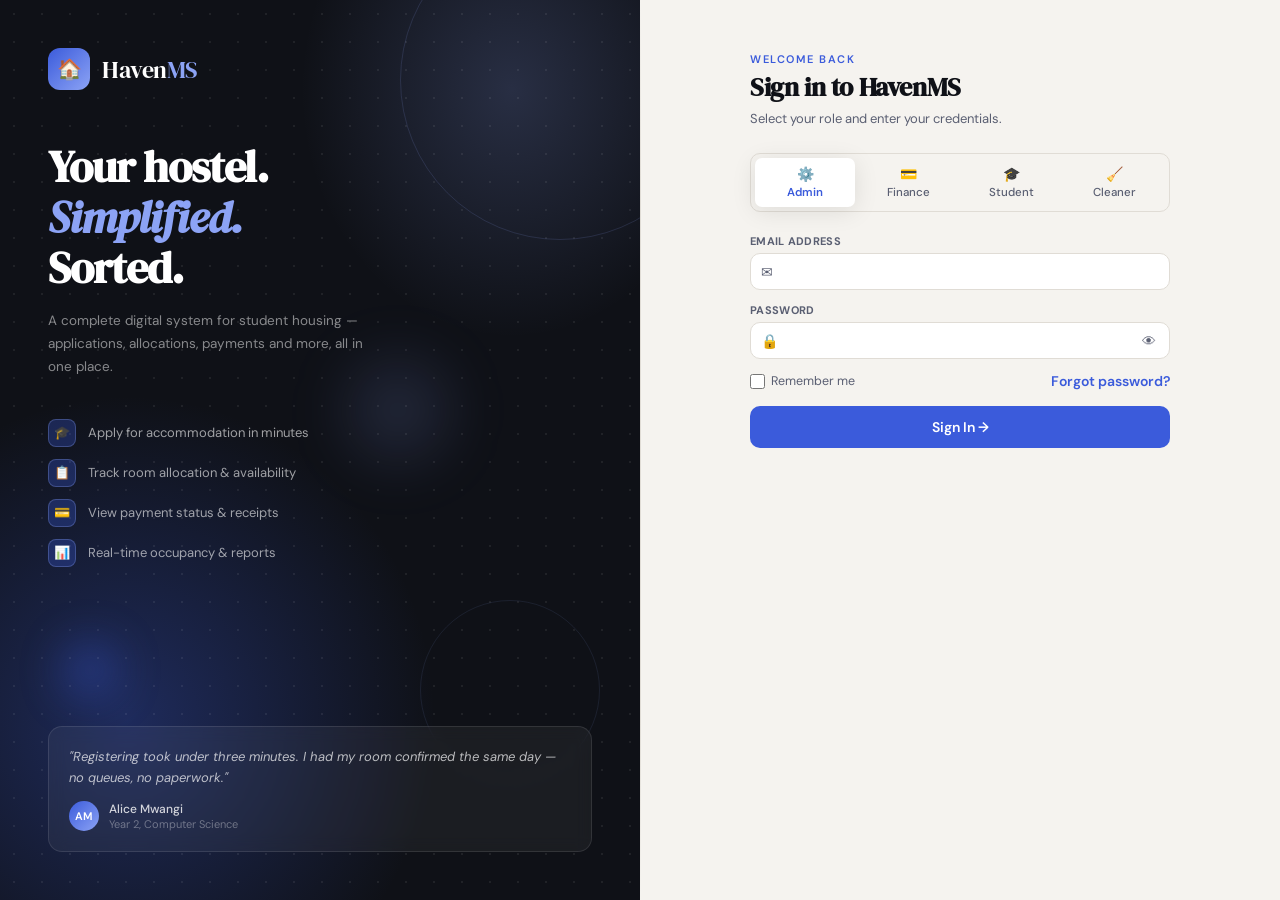
<file: index.html>
<!DOCTYPE html>
<html lang="en">
<head>
<meta charset="UTF-8">
<meta name="viewport" content="width=device-width, initial-scale=1.0">
<title>HavenMS — Sign In / Register</title>
<link href="https://fonts.googleapis.com/css2?family=DM+Serif+Display:ital@0;1&family=DM+Sans:opsz,wght@9..40,300;9..40,400;9..40,500;9..40,600&display=swap" rel="stylesheet">
<link rel="stylesheet" href="login.css">
</head>
<body>
<div class="auth-wrapper">

  <!-- ══ LEFT PANEL ══ -->
  <div class="left-panel">
    <div class="geo geo-1"></div><div class="geo geo-2"></div>
    <div class="geo geo-3"></div><div class="geo geo-4"></div>
    <div class="left-top">
      <div class="brand">
        <div class="brand-icon">🏠</div>
        <div class="brand-name">Haven<span>MS</span></div>
      </div>
      <div class="left-hero">
        <h1>Your hostel.<br><em>Simplified.</em><br>Sorted.</h1>
        <p>A complete digital system for student housing — applications, allocations, payments and more, all in one place.</p>
      </div>
      <div class="features">
        <div class="feature-item"><div class="feature-dot">🎓</div><span class="feature-text">Apply for accommodation in minutes</span></div>
        <div class="feature-item"><div class="feature-dot">📋</div><span class="feature-text">Track room allocation &amp; availability</span></div>
        <div class="feature-item"><div class="feature-dot">💳</div><span class="feature-text">View payment status &amp; receipts</span></div>
        <div class="feature-item"><div class="feature-dot">📊</div><span class="feature-text">Real-time occupancy &amp; reports</span></div>
      </div>
    </div>
    <div class="testimonial">
      <p>"Registering took under three minutes. I had my room confirmed the same day — no queues, no paperwork."</p>
      <div class="testimonial-author">
        <div class="t-avatar">AM</div>
        <div><div class="t-name">Alice Mwangi</div><div class="t-role">Year 2, Computer Science</div></div>
      </div>
    </div>
  </div>

  <!-- ══ RIGHT PANEL ══ -->
  <div class="right-panel">
    <div class="form-container">

      <!-- ════ SIGN IN ════ -->
      <div class="panel-sw active" id="panel-login">
        <div class="eyebrow">Welcome back</div>
        <h2 class="fh">Sign in to HavenMS</h2>
        <p class="fh-sub">Select your role and enter your credentials.</p>

        <div class="role-tabs">
          <button class="role-tab active" onclick="setRole('admin',this)"><span class="ti">⚙️</span>Admin</button>
          <button class="role-tab" onclick="setRole('finance',this)"><span class="ti">💳</span>Finance</button>
          <button class="role-tab" onclick="setRole('student',this)"><span class="ti">🎓</span>Student</button>
          <button class="role-tab" onclick="setRole('cleaner',this)"><span class="ti">🧹</span>Cleaner</button>
        </div>

        <div class="alert ae" id="login-alert"><span>⚠</span><span id="login-alert-msg"></span></div>

        <div class="fg"><label>Email Address</label>
          <div class="wrap"><span class="wi">✉</span><input type="email" id="l-email" placeholder=""></div>
          <span class="ferr" id="fe-l-email">Please enter a valid email.</span>
        </div>
        <div class="fg"><label>Password</label>
          <div class="wrap"><span class="wi">🔒</span><input type="password" id="l-pw" class="pw-f" placeholder="">
          <button class="pw-btn" onclick="togglePw('l-pw',this)" type="button">👁</button></div>
          <span class="ferr" id="fe-l-pw">Password is required.</span>
        </div>

        <div class="fm">
          <label class="rm"><input type="checkbox" id="remember"> Remember me</label>
          <span class="lk" onclick="go('forgot')">Forgot password?</span>
        </div>

        <button class="btn btn-p" id="btn-login" onclick="doLogin()">
          <span class="bt">Sign In →</span><div class="sp"></div>
        </button>

        <!-- FIX 6: These are now shown/hidden by setRole() -->
        <div class="sw" style="display:none" id="sw-student">New student? <span class="lk" onclick="go('sreg')">Create student account →</span></div>
        <div class="sw" style="display:none; margin-top:8px" id="sw-staff">Staff / Cleaner? <span class="lk" onclick="go('staffreg')">Register here →</span></div>
      </div>


      <!-- ════ STUDENT REGISTRATION ════ -->
      <div class="panel-sw" id="panel-sreg">

        <!-- Progress bar -->
        <div class="psteps">
          <div class="psi active" id="ps1"><div class="psd"><span>1</span></div><span class="psl-label">Personal</span></div>
          <div class="pline" id="pl1"></div>
          <div class="psi" id="ps2"><div class="psd"><span>2</span></div><span class="psl-label">Hostel</span></div>
          <div class="pline" id="pl2"></div>
          <div class="psi" id="ps3"><div class="psd"><span>3</span></div><span class="psl-label">Security</span></div>
        </div>

        <!-- ─ Step 1: Personal ─ -->
        <div id="ss1">
          <div class="eyebrow">Step 1 of 3 · Personal Information</div>
          <h2 class="fh">Tell us about yourself</h2>
          <p class="fh-sub">Fill in your personal details to create your student profile.</p>

          <div class="photo-up" onclick="document.getElementById('photo-in').click()">
            <div class="photo-prev" id="photo-prev"><span id="photo-ph">📷</span><img id="photo-img" alt=""></div>
            <div><div class="photo-lbl">Upload Profile Photo <span class="opt">Optional</span></div>
            <div class="photo-sub">Click to select · JPG or PNG · max 2MB</div></div>
          </div>
          <input type="file" id="photo-in" accept="image/*" style="display:none" onchange="handlePhoto(this)">

          <div class="fw">
            <div class="fg"><label>First Name *</label>
              <div class="wrap"><span class="wi">👤</span><input type="text" id="s-fn" placeholder=""></div>
              <span class="ferr" id="fe-s-fn">Required</span>
            </div>
            <div class="fg"><label>Last Name *</label>
              <div class="wrap"><span class="wi">👤</span><input type="text" id="s-ln" placeholder=""></div>
              <span class="ferr" id="fe-s-ln">Required</span>
            </div>
          </div>

          <div class="fw">
            <div class="fg"><label>Date of Birth *</label>
              <input type="date" id="s-dob">
              <span class="ferr" id="fe-s-dob">Required</span>
            </div>
            <div class="fg"><label>Gender *</label>
              <select id="s-gender">
                <option value="">Select...</option>
                <option>Male</option><option>Female</option><option>Prefer not to say</option>
              </select>
              <span class="ferr" id="fe-s-gender">Required</span>
            </div>
          </div>

          <div class="fg"><label>National ID / Passport No. *</label>
            <div class="wrap"><span class="wi">🪪</span><input type="text" id="s-nid" placeholder=""></div>
            <span class="ferr" id="fe-s-nid">Required</span>
          </div>

          <div class="fw">
            <div class="fg"><label>Phone Number *</label>
              <div class="wrap"><span class="wi">📞</span><input type="tel" id="s-ph" placeholder=""></div>
              <span class="ferr" id="fe-s-ph">Required</span>
            </div>
            <div class="fg"><label>Email Address *</label>
              <div class="wrap"><span class="wi">✉</span><input type="email" id="s-em" placeholder=""></div>
              <span class="ferr" id="fe-s-em">Valid email required</span>
            </div>
          </div>

          <div class="fw">
            <div class="fg"><label>Course / Programme *</label>
              <div class="wrap"><span class="wi">📚</span><input type="text" id="s-course" placeholder=""></div>
              <span class="ferr" id="fe-s-course">Required</span>
            </div>
            <div class="fg"><label>Year of Study *</label>
              <select id="s-year">
                <option value="">Select...</option>
                <option>Year 1</option><option>Year 2</option><option>Year 3</option><option>Year 4</option><option>Postgraduate</option>
              </select>
              <span class="ferr" id="fe-s-year">Required</span>
            </div>
          </div>

          <div class="fg"><label>Home County / Region <span class="opt">Optional</span></label>
            <div class="wrap"><span class="wi">📍</span><input type="text" id="s-county" placeholder=""></div>
          </div>

          <div class="sdiv"><span>Emergency Contact</span></div>

          <div class="fw">
            <div class="fg"><label>Guardian / Parent Name *</label>
              <div class="wrap"><span class="wi">👨‍👩‍👧</span><input type="text" id="s-gname" placeholder=""></div>
              <span class="ferr" id="fe-s-gname">Required</span>
            </div>
            <div class="fg"><label>Guardian Phone *</label>
              <div class="wrap"><span class="wi">📞</span><input type="tel" id="s-gph" placeholder=""></div>
              <span class="ferr" id="fe-s-gph">Required</span>
            </div>
          </div>

          <div class="fg"><label>Relationship to Guardian *</label>
            <select id="s-grel">
              <option value="">Select...</option>
              <option>Parent</option><option>Sibling</option><option>Relative</option><option>Guardian</option><option>Spouse</option>
            </select>
            <span class="ferr" id="fe-s-grel">Required</span>
          </div>

          <button class="btn btn-p" onclick="s1Next()"><span class="bt">Continue to Hostel Preferences →</span><div class="sp"></div></button>
          <div class="sw">Already registered? <span class="lk" onclick="go('login')">Sign in →</span></div>
        </div>

        <!-- ─ Step 2: Hostel Preference ─ -->
        <div id="ss2" style="display:none">
          <div class="eyebrow">Step 2 of 3 · Hostel Application</div>
          <h2 class="fh">Choose Your Hostel</h2>
          <p class="fh-sub">Select your preferred hostel and room preferences. Final allocation is by the administrator.</p>

          <div class="fg"><label>Preferred Hostel *</label>
            <div class="hc-grid" id="hc-grid">
              <div class="hc sel" onclick="selHostel(this,'H-001')" data-h="H-001">
                <div class="hci">🌅</div><div class="hcn">Sunrise House</div><div class="hct">Female · 60 rooms</div>
              </div>
              <div class="hc" onclick="selHostel(this,'H-002')" data-h="H-002">
                <div class="hci">🌳</div><div class="hcn">Oakwood Block</div><div class="hct">Male · 80 rooms</div>
              </div>
              <div class="hc" onclick="selHostel(this,'H-003')" data-h="H-003">
                <div class="hci">🤝</div><div class="hcn">Unity Hall</div><div class="hct">Mixed · 40 rooms</div>
              </div>
            </div>
            <span class="ferr" id="fe-s-hostel" style="margin-top:6px">Please select a hostel preference.</span>
          </div>

          <div class="fw" style="margin-top:14px">
            <div class="fg"><label>Room Type</label>
              <select id="s-rtype">
                <option value="">No preference</option>
                <option>Single occupancy</option><option>Double sharing</option><option>Triple sharing</option>
              </select>
            </div>
            <div class="fg"><label>Floor Preference</label>
              <select id="s-floor">
                <option value="">No preference</option>
                <option>Ground floor</option><option>1st floor</option><option>2nd floor</option><option>3rd floor+</option>
              </select>
            </div>
          </div>

          <div class="fg"><label>Intended Check-in Date <span class="opt">Optional</span></label>
            <input type="date" id="s-cdate" style="padding:9px 12px">
          </div>

          <div class="fg"><label>Special Requirements <span class="opt">Optional</span></label>
            <textarea id="s-special" placeholder="e.g. disability access, medical needs, dietary requirements, quiet room..."></textarea>
          </div>

          <div class="alert ai on" style="margin-bottom:16px"><span>ℹ</span><span>Room allocation is confirmed by the administrator after payment is verified.</span></div>

          <div class="btn-row">
            <button class="btn btn-g" onclick="goStep(1)"><span class="bt">← Back</span><div class="sp"></div></button>
            <button class="btn btn-p" onclick="s2Next()"><span class="bt">Continue to Security →</span><div class="sp"></div></button>
          </div>
        </div>

        <!-- ─ Step 3: Security ─ -->
        <div id="ss3" style="display:none">
          <div class="eyebrow">Step 3 of 3 · Account Security</div>
          <h2 class="fh">Set Your Password</h2>
          <p class="fh-sub">Create a strong password, review your details, and submit your application.</p>

          <div class="alert ae" id="al-s3"><span>⚠</span><span id="al-s3-msg"></span></div>

          <div class="fg"><label>Email (Sign-in Address) *</label>
            <div class="wrap"><span class="wi">✉</span><input type="email" id="s-em2" placeholder=""></div>
            <span class="ferr" id="fe-s-em2">Valid email required</span>
          </div>

          <div class="fg"><label>Password *</label>
            <div class="wrap"><span class="wi">🔒</span>
              <input type="password" id="s-pw" class="pw-f" placeholder="Min. 8 characters" oninput="chkStrength(this.value)">
              <button class="pw-btn" onclick="togglePw('s-pw',this)" type="button">👁</button>
            </div>
            <div class="sb" id="s-sb"><div class="sf" id="s-sf"></div></div>
            <div class="st" id="s-st"></div>
            <span class="ferr" id="fe-s-pw">Minimum 8 characters required</span>
          </div>

          <div class="fg"><label>Confirm Password *</label>
            <div class="wrap"><span class="wi">🔒</span>
              <input type="password" id="s-pw2" class="pw-f" placeholder="">
              <button class="pw-btn" onclick="togglePw('s-pw2',this)" type="button">👁</button>
            </div>
            <span class="ferr" id="fe-s-pw2">Passwords do not match</span>
          </div>

          <div class="sdiv"><span>Review Your Application</span></div>
          <div class="sum-card" id="reg-sum"></div>

          <div class="cbg" style="margin-top:12px">
            <input type="checkbox" id="s-terms">
            <label for="s-terms">I confirm all information is accurate and I agree to the HavenMS <span class="lk">Terms of Service</span> and <span class="lk">Privacy Policy</span>.</label>
          </div>

          <div class="btn-row">
            <button class="btn btn-g" onclick="goStep(2)"><span class="bt">← Back</span><div class="sp"></div></button>
            <button class="btn btn-p" id="btn-sreg" onclick="doSReg()"><span class="bt">Submit Application ✓</span><div class="sp"></div></button>
          </div>
        </div>

        <!-- ─ Success ─ -->
        <div id="ss-done" style="display:none">
          <div class="suc-block">
            <div class="suc-ring">✓</div>
            <h3>Application Submitted!</h3>
            <p>Your student account is created and your hostel application is <strong>pending review</strong> by the administrator.</p>
            <div class="sum-card" id="suc-sum"></div>
            <p style="margin-top:12px;font-size:13px;color:var(--ink-muted)">A confirmation will be sent to <strong id="suc-email"></strong> once your room is allocated.</p>
            <button class="btn btn-p" style="margin-top:24px" onclick="go('login')"><span class="bt">Go to Sign In →</span><div class="sp"></div></button>
          </div>
        </div>

      </div><!-- /panel-sreg -->


      <!-- ════ STAFF REGISTRATION ════ -->
      <div class="panel-sw" id="panel-staffreg">
        <div class="eyebrow">Staff Registration</div>
        <h2 class="fh">Create Staff Account</h2>
        <p class="fh-sub">Register as an administrator, finance officer, or cleaner.</p>

        <div class="alert ae" id="staff-alert"><span>⚠</span><span id="staff-alert-msg"></span></div>

        <div class="fg"><label>Role *</label>
          <select id="st-role">
            <option value="">Select your role...</option>
            <option value="admin">⚙️ Administrator</option>
            <option value="finance">💳 Finance Officer</option>
            <option value="cleaner">🧹 Cleaner</option>
          </select>
          <span class="ferr" id="fe-st-role">Please select a role</span>
        </div>

        <div class="fw">
          <div class="fg"><label>First Name *</label>
            <div class="wrap"><span class="wi">👤</span><input type="text" id="st-fn" placeholder="First name"></div>
            <span class="ferr" id="fe-st-fn">Required</span>
          </div>
          <div class="fg"><label>Last Name *</label>
            <div class="wrap"><span class="wi">👤</span><input type="text" id="st-ln" placeholder="Last name"></div>
            <span class="ferr" id="fe-st-ln">Required</span>
          </div>
        </div>

        <div class="fg"><label>Staff / Employee ID *</label>
          <div class="wrap"><span class="wi">🪪</span><input type="text" id="st-eid" placeholder="e.g. EMP-001"></div>
          <span class="ferr" id="fe-st-eid">Required</span>
        </div>

        <div class="fw">
          <div class="fg"><label>Email Address *</label>
            <div class="wrap"><span class="wi">✉</span><input type="email" id="st-em" placeholder="staff@uni.ac.ke"></div>
            <span class="ferr" id="fe-st-em">Valid email required</span>
          </div>
          <div class="fg"><label>Phone Number <span class="opt">Optional</span></label>
            <div class="wrap"><span class="wi">📞</span><input type="tel" id="st-ph" placeholder="+254 7xx xxx xxx"></div>
          </div>
        </div>

        <div class="fg"><label>Password *</label>
          <div class="wrap"><span class="wi">🔒</span>
            <input type="password" id="st-pw" class="pw-f" placeholder="Min. 8 characters">
            <button class="pw-btn" onclick="togglePw('st-pw',this)" type="button">👁</button>
          </div>
          <span class="ferr" id="fe-st-pw">Min. 8 characters required</span>
        </div>

        <div class="fg"><label>Confirm Password *</label>
          <div class="wrap"><span class="wi">🔒</span>
            <input type="password" id="st-pw2" class="pw-f" placeholder="Repeat password">
            <button class="pw-btn" onclick="togglePw('st-pw2',this)" type="button">👁</button>
          </div>
          <span class="ferr" id="fe-st-pw2">Passwords don't match</span>
        </div>

        <div class="cbg">
          <input type="checkbox" id="st-terms">
          <label for="st-terms">I agree to the <span class="lk">Terms of Service</span> and confirm I am an authorised staff member of this institution.</label>
        </div>

        <button class="btn btn-p" id="btn-staffreg" onclick="doStaffReg()">
          <span class="bt">Create Staff Account →</span><div class="sp"></div>
        </button>
        <div class="sw">Already registered? <span class="lk" onclick="go('login')">Sign in →</span></div>
        <div class="sw" style="margin-top:8px">Student? <span class="lk" onclick="go('sreg')">Register here →</span></div>
      </div>


      <!-- ════ FORGOT PASSWORD ════ -->
      <div class="panel-sw" id="panel-forgot">
        <div class="eyebrow">Password Reset</div>
        <h2 class="fh">Forgot your password?</h2>
        <p class="fh-sub">Enter your registered email to receive reset instructions.</p>
        <div class="alert as" id="forgot-ok"><span>✓</span><span>Reset link sent! Check your inbox.</span></div>
        <div class="fg"><label>Email Address</label>
          <div class="wrap"><span class="wi">✉</span><input type="email" id="f-em" placeholder="you@university.ac.ke"></div>
        </div>
        <button class="btn btn-p" onclick="doForgot()"><span class="bt">Send Reset Link →</span><div class="sp"></div></button>
        <div class="sw"><span class="lk" onclick="go('login')">← Back to Sign In</span></div>
      </div>

    </div><!-- /form-container -->
  </div><!-- /right-panel -->
</div><!-- /auth-wrapper -->

<div class="toast-wrap" id="toasts"></div>

<script>
  // FIX 1: Declare loginRole as a proper variable (was used but never declared)
  let loginRole = 'admin';

  // FIX 3: Define HOSTEL_NAMES map (was referenced but never defined)
  const HOSTEL_NAMES = {
    'H-001': 'Sunrise House',
    'H-002': 'Oakwood Block',
    'H-003': 'Unity Hall'
  };

  // FIX 2: Define ACCOUNTS array (was referenced but never declared).
  // NOTE: In a real app backed by PHP/DB you would remove the ACCOUNTS duplicate
  // check on the client entirely and rely on the server's unique-email constraint.
  // This client-side array only tracks accounts registered in the current session.
  const ACCOUNTS = [];

  let hostelPref = null;

// ── PANEL NAV ──
function go(name) {
  document.querySelectorAll('.panel-sw').forEach(p => p.classList.remove('active'));
  const el = document.getElementById('panel-' + name);
  if (el) { el.classList.add('active'); document.querySelector('.right-panel').scrollTop = 0; }
  clearErrs();
}

// ── LOGIN ──
// FIX 6: setRole now shows/hides the register links based on selected role
function setRole(role, el) {
  loginRole = role;
  document.querySelectorAll('.role-tab').forEach(t => t.classList.remove('active'));
  el.classList.add('active');

  const swStudent = document.getElementById('sw-student');
  const swStaff   = document.getElementById('sw-staff');
  if (swStudent) swStudent.style.display = role === 'student' ? 'block' : 'none';
  if (swStaff)   swStaff.style.display   = (role === 'admin' || role === 'finance' || role === 'cleaner') ? 'block' : 'none';
}

function doLogin() {
  clearErrs();

  const email = val('l-email');
  const password = val('l-pw');

  if (!email || !email.includes('@')) {
    showFerr('fe-l-email'); return;
  }
  if (!password) {
    showFerr('fe-l-pw'); return;
  }

  // FIX 7: Added .catch() for network errors
  fetch("login.php", {
    method: "POST",
    headers: {
      "Content-Type": "application/x-www-form-urlencoded"
    },
    body: `email=${encodeURIComponent(email)}&password=${encodeURIComponent(password)}&role=${encodeURIComponent(loginRole)}`
  })
  .then(res => res.json())
  .then(data => {
    if (data.status === "success") {
      sessionStorage.setItem("user", JSON.stringify(data.user));
      toast("Welcome " + data.user.name + " 👋");

  if (data.user.role === "student") {
        window.location.href = "StudentPortal.html";
      } else if (data.user.role === "admin") {
        window.location.href = "admin_dashboard.html";
      } else if (data.user.role === "finance") {
        window.location.href = "FinancePortal.html";
      } else if (data.user.role === "cleaner") {
        window.location.href = "Overview.html";
      }
    } else {
      showAlert('login-alert', 'login-alert-msg', data.message);
    }
  })
  .catch(() => {
    showAlert('login-alert', 'login-alert-msg', 'Network error. Please check your connection and try again.');
  });
}

// ── STUDENT REGISTRATION STEPS ──
let curStep = 1;
function goStep(n) {
  [1,2,3].forEach(i => { const el = document.getElementById('ss'+i); if(el) el.style.display = i===n?'block':'none'; });
  document.getElementById('ss-done').style.display='none';
  [1,2,3].forEach(i => {
    const ps = document.getElementById('ps'+i), pl = document.getElementById('pl'+i);
    if(ps){ps.classList.toggle('active',i===n); ps.classList.toggle('done',i<n);}
    if(pl) pl.classList.toggle('done',i<n);
  });
  curStep = n;
  document.querySelector('.right-panel').scrollTop = 0;
  clearErrs();
}

function s1Next() {
  let ok=true;
  if(!val('s-fn')){showFerr('fe-s-fn');markErr('s-fn');ok=false;}
  if(!val('s-ln')){showFerr('fe-s-ln');markErr('s-ln');ok=false;}
  if(!val('s-dob')){showFerr('fe-s-dob');markErr('s-dob');ok=false;}
  if(!val('s-gender')){showFerr('fe-s-gender');markErr('s-gender');ok=false;}
  if(!val('s-nid')){showFerr('fe-s-nid');markErr('s-nid');ok=false;}
  if(!val('s-ph')){showFerr('fe-s-ph');markErr('s-ph');ok=false;}
  if(!val('s-em')||!val('s-em').includes('@')){showFerr('fe-s-em');markErr('s-em');ok=false;}
  // FIX 4: Validate the fields that were missing from the original HTML
  if(!val('s-course')){showFerr('fe-s-course');markErr('s-course');ok=false;}
  if(!val('s-year')){showFerr('fe-s-year');markErr('s-year');ok=false;}
  if(!val('s-gname')){showFerr('fe-s-gname');markErr('s-gname');ok=false;}
  if(!val('s-gph')){showFerr('fe-s-gph');markErr('s-gph');ok=false;}
  if(!val('s-grel')){showFerr('fe-s-grel');markErr('s-grel');ok=false;}
  if(ok) goStep(2);
}

function s2Next() {
  if(!hostelPref){showFerr('fe-s-hostel');return;}
  gv('s-em2').value = val('s-em');
  buildSummary();
  goStep(3);
}

// FIX 5: Restructured doSReg so the success UI is shown inside the fetch .then(),
// not immediately after the fetch call (which is async and returns before completing).
function doSReg() {
  clearErrs();
  let ok=true;
  const em = val('s-em2'), pw = val('s-pw'), pw2 = val('s-pw2');
  if(!em||!em.includes('@')){showFerr('fe-s-em2');markErr('s-em2');ok=false;}
  if(pw.length<8){showFerr('fe-s-pw');markErr('s-pw');ok=false;}
  if(pw!==pw2){showFerr('fe-s-pw2');markErr('s-pw2');ok=false;}
  if(!document.getElementById('s-terms').checked){
    showAlert('al-s3','al-s3-msg','Please accept the Terms of Service to submit your application.');
    ok=false;
  }
  if(ACCOUNTS.find(a=>a.email===em)){
    showAlert('al-s3','al-s3-msg','An account with this email already exists. Please sign in instead.');
    ok=false;
  }
  if(!ok) return;

  withLoad('btn-sreg', () => {
    const name = val('s-fn') + ' ' + val('s-ln');

    // FIX 4 & 5: Corrected the fetch body (was broken across lines with whitespace),
    // used encodeURIComponent on all values, and moved the success UI into .then().
    const yearRaw = val('s-year').replace(/\D/g, '') || '1';

fetch("register_student.php", {
      method: "POST",
      headers: { "Content-Type": "application/x-www-form-urlencoded" },
      body: [
        `name=${encodeURIComponent(name)}`,
        `email=${encodeURIComponent(val('s-em'))}`,
        `password=${encodeURIComponent(val('s-pw'))}`,
        `course=${encodeURIComponent(val('s-course'))}`,
        `year=${encodeURIComponent(yearRaw)}`,
        `gender=${encodeURIComponent(val('s-gender'))}`,
        `phone=${encodeURIComponent(val('s-ph'))}`,
        `hostel=${encodeURIComponent(hostelPref)}`
      ].join('&')
    })
.then(res => res.text())
.then(text => {
  if (!text.trim().includes('success')) {
    showAlert('al-s3', 'al-s3-msg', text.trim());
    return;
  }
      // Success UI — now correctly inside the async callback
      ACCOUNTS.push({ email: em, role: 'student', name });

      document.getElementById('suc-email').textContent = em;
      document.getElementById('suc-sum').innerHTML = `
        <div class="sum-row"><span class="sum-k">Name</span><span class="sum-v">${name}</span></div>
        <div class="sum-row"><span class="sum-k">Course</span><span class="sum-v">${val('s-course')}, ${val('s-year')}</span></div>
        <div class="sum-row"><span class="sum-k">Hostel Applied</span><span class="sum-v">${HOSTEL_NAMES[hostelPref]}</span></div>
        <div class="sum-row"><span class="sum-k">Application Status</span><span class="sum-v" style="color:var(--warn)">⏳ Pending Review</span></div>`;

      [1,2,3].forEach(i=>{
        const ps=document.getElementById('ps'+i), pl=document.getElementById('pl'+i);
        if(ps){ps.classList.remove('active');ps.classList.add('done');}
        if(pl) pl.classList.add('done');
      });
      ['ss1','ss2','ss3'].forEach(id=>{const el=document.getElementById(id);if(el)el.style.display='none';});
      document.getElementById('ss-done').style.display='block';
      document.querySelector('.right-panel').scrollTop=0;
      toast('Account created for ' + val('s-fn') + '! 🎉');
    })
    .catch(() => {
      showAlert('al-s3','al-s3-msg','Network error. Please check your connection and try again.');
    });
  });
}

function selHostel(el, id) {
  document.querySelectorAll('.hc').forEach(c=>c.classList.remove('sel'));
  el.classList.add('sel');
  hostelPref = id;
  document.getElementById('fe-s-hostel').classList.remove('show');
}

function buildSummary() {
  document.getElementById('reg-sum').innerHTML = `
    <div class="sum-row"><span class="sum-k">Name</span><span class="sum-v">${val('s-fn')} ${val('s-ln')}</span></div>
    <div class="sum-row"><span class="sum-k">Course</span><span class="sum-v">${val('s-course')}</span></div>
    <div class="sum-row"><span class="sum-k">Year</span><span class="sum-v">${val('s-year')}</span></div>
    <div class="sum-row"><span class="sum-k">Gender</span><span class="sum-v">${val('s-gender')}</span></div>
    <div class="sum-row"><span class="sum-k">Hostel Preference</span><span class="sum-v">${HOSTEL_NAMES[hostelPref]||'—'}</span></div>
    <div class="sum-row"><span class="sum-k">Email</span><span class="sum-v">${val('s-em')}</span></div>`;
}

// ── STAFF REGISTRATION ──
function doStaffReg() {
  clearErrs();
  let ok=true;
  if(!val('st-role')){showFerr('fe-st-role');markErr('st-role');ok=false;}
  if(!val('st-fn')){showFerr('fe-st-fn');markErr('st-fn');ok=false;}
  if(!val('st-ln')){showFerr('fe-st-ln');markErr('st-ln');ok=false;}
  if(!val('st-eid')){showFerr('fe-st-eid');markErr('st-eid');ok=false;}
  if(!val('st-em')||!val('st-em').includes('@')){showFerr('fe-st-em');markErr('st-em');ok=false;}
  if(val('st-pw').length<8){showFerr('fe-st-pw');markErr('st-pw');ok=false;}
  if(val('st-pw')!==val('st-pw2')){showFerr('fe-st-pw2');markErr('st-pw2');ok=false;}
  if(!document.getElementById('st-terms').checked){showAlert('staff-alert','staff-alert-msg','Please accept the Terms of Service.');ok=false;}
  if(ACCOUNTS.find(a=>a.email===val('st-em'))){showAlert('staff-alert','staff-alert-msg','An account with this email already exists.');ok=false;}
  if(!ok) return;
  withLoad('btn-staffreg', () => {
    ACCOUNTS.push({email:val('st-em'),password:val('st-pw'),role:val('st-role'),name:val('st-fn')+' '+val('st-ln')});
    toast('Staff account created for ' + val('st-fn') + '! ✓');
    setTimeout(()=>go('login'),900);
  });
}

// ── FORGOT PASSWORD ──
function doStaffReg() {
  clearErrs();
  let ok=true;
  if(!val('st-role')){showFerr('fe-st-role');markErr('st-role');ok=false;}
  if(!val('st-fn')){showFerr('fe-st-fn');markErr('st-fn');ok=false;}
  if(!val('st-ln')){showFerr('fe-st-ln');markErr('st-ln');ok=false;}
  if(!val('st-eid')){showFerr('fe-st-eid');markErr('st-eid');ok=false;}
  if(!val('st-em')||!val('st-em').includes('@')){showFerr('fe-st-em');markErr('st-em');ok=false;}
  if(val('st-pw').length<8){showFerr('fe-st-pw');markErr('st-pw');ok=false;}
  if(val('st-pw')!==val('st-pw2')){showFerr('fe-st-pw2');markErr('st-pw2');ok=false;}
  if(!document.getElementById('st-terms').checked){showAlert('staff-alert','staff-alert-msg','Please accept the Terms of Service.');ok=false;}
  if(!ok) return;

  withLoad('btn-staffreg', () => {
    fetch("register_staff.php", {
      method: "POST",
      headers: { "Content-Type": "application/x-www-form-urlencoded" },
      body: [
        `role=${encodeURIComponent(val('st-role'))}`,
        `first_name=${encodeURIComponent(val('st-fn'))}`,
        `last_name=${encodeURIComponent(val('st-ln'))}`,
        `employee_id=${encodeURIComponent(val('st-eid'))}`,
        `email=${encodeURIComponent(val('st-em'))}`,
        `phone=${encodeURIComponent(val('st-ph'))}`,
        `password=${encodeURIComponent(val('st-pw'))}`
      ].join('&')
    })
    .then(res => res.text().then(text => ({ ok: res.ok, text: text.trim() })))
    .then(({ ok, text }) => {
      if (!ok || !text.includes('success')) {
        showAlert('staff-alert', 'staff-alert-msg', text || 'Failed to create staff account.');
        return;
      }

      ACCOUNTS.push({email:val('st-em'),role:val('st-role'),name:val('st-fn')+' '+val('st-ln')});
      toast('Staff account created for ' + val('st-fn') + '! ✓');
      ['st-fn','st-ln','st-eid','st-em','st-ph','st-pw','st-pw2'].forEach(id => { const el = gv(id); if (el) el.value = ''; });
      gv('st-role').value = '';
      gv('st-terms').checked = false;
      setTimeout(()=>go('login'),900);
    })
    .catch(() => {
      showAlert('staff-alert', 'staff-alert-msg', 'Network error. Please try again.');
    });
  });
}

function doForgot() {
  const em = val('f-em');
  if(!em.includes('@')){toast('Enter a valid email address.','error');return;}
  document.getElementById('forgot-ok').classList.add('on');
  toast('Password reset link sent to ' + em);
}

// ── PASSWORD STRENGTH ──
function chkStrength(v) {
  const bar=document.getElementById('s-sb'),fill=document.getElementById('s-sf'),txt=document.getElementById('s-st');
  bar.style.display=v.length?'block':'none';
  let sc=0;
  if(v.length>=8)sc++;if(/[A-Z]/.test(v))sc++;if(/[0-9]/.test(v))sc++;if(/[^A-Za-z0-9]/.test(v))sc++;
  const cfgs=[{w:'20%',c:'var(--danger)',l:'Very weak'},{w:'40%',c:'#e67700',l:'Weak'},{w:'65%',c:'#f59f00',l:'Fair'},{w:'85%',c:'var(--success)',l:'Strong'},{w:'100%',c:'#1a7431',l:'Very strong'}];
  const c=cfgs[sc]||cfgs[0];
  fill.style.width=c.w;fill.style.background=c.c;txt.textContent=c.l;txt.style.color=c.c;
}

// ── PHOTO UPLOAD ──
function handlePhoto(input) {
  const file = input.files[0];
  if(!file) return;
  const reader = new FileReader();
  reader.onload = e => {
    const img=document.getElementById('photo-img'),ph=document.getElementById('photo-ph');
    img.src=e.target.result;img.style.display='block';ph.style.display='none';
  };
  reader.readAsDataURL(file);
}

// ── UTILS ──
function gv(id){return document.getElementById(id);}
function val(id){const el=gv(id);return el?el.value.trim():'';}
function showFerr(id){const el=gv(id);if(el)el.classList.add('show');}
function markErr(id){const el=gv(id);if(el)el.classList.add('err');}
function showAlert(aId,mId,msg){const a=gv(aId),m=gv(mId);if(a)a.classList.add('on');if(m)m.textContent=msg;}
function clearErrs(){
  document.querySelectorAll('.ferr').forEach(e=>e.classList.remove('show'));
  document.querySelectorAll('input,select').forEach(i=>i.classList.remove('err'));
  document.querySelectorAll('.alert').forEach(a=>a.classList.remove('on'));
}
function togglePw(id,btn){const el=gv(id);if(!el)return;el.type=el.type==='password'?'text':'password';btn.textContent=el.type==='password'?'👁':'🙈';}
function withLoad(btnId,fn){const btn=gv(btnId);if(!btn){fn();return;}btn.classList.add('loading');setTimeout(()=>{btn.classList.remove('loading');fn();},900);}
function toast(msg,type='success'){const el=document.createElement('div');el.className='toast '+type;el.innerHTML=(type==='success'?'✓':'⚠')+' '+msg;gv('toasts').appendChild(el);setTimeout(()=>el.remove(),3600);}

// ── ENTER KEY ──
document.addEventListener('keydown',e=>{
  if(e.key!=='Enter')return;
  const active=document.querySelector('.panel-sw.active');
  if(!active)return;
  if(active.id==='panel-login')doLogin();
  else if(active.id==='panel-forgot')doForgot();
  else if(active.id==='panel-staffreg')doStaffReg();
  else if(active.id==='panel-sreg'){
    if(curStep===1)s1Next();
    else if(curStep===2)s2Next();
    else if(curStep===3)doSReg();
  }
});

// Default check-in date
const ci=gv('s-cdate');if(ci)ci.value=new Date().toISOString().split('T')[0];
</script>
</body>
</html>
</file>
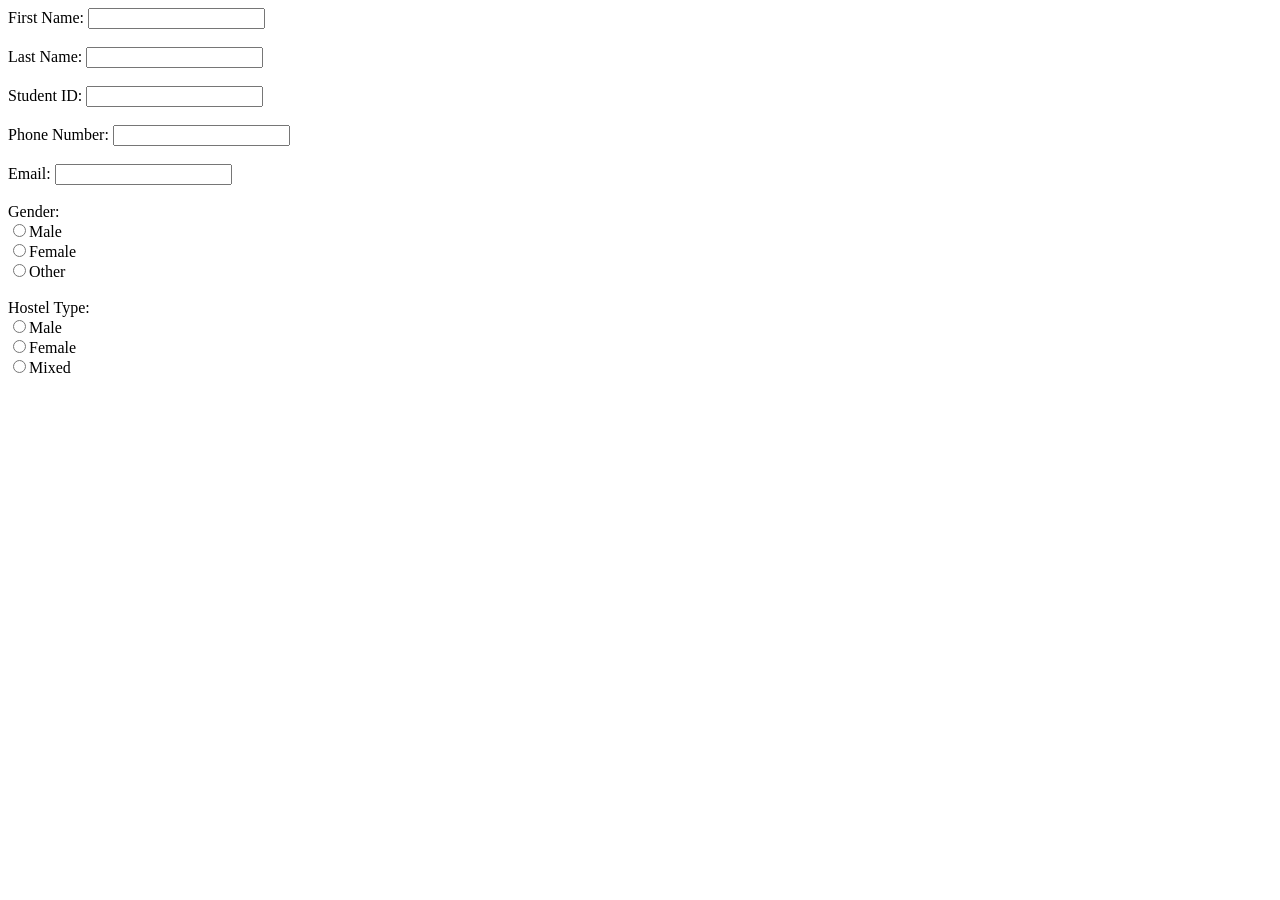
<file: frontEnd.html>
<!DOCTYPE html>
<htlm>
    <head>
        <title>Hostel Management System</title>
        </head>
    <body>
        <form>
            First Name: <input type = "text" name = "first_name">
            <br><br>
            Last Name: <input type = "text" name = "last_name">
            <br><br>
            Student ID: <input type = "text" name = "student_id">
            <br><br>
            Phone Number: <input type = "text" name = "phone_number">
            <br><br>
            Email: <input type = "text" name = "email">
            <br><br>
            Gender:
            <br>
            <input type = "radio" name = "gender" value = "Male">Male
            <br>
            <input type = "radio" name = "gender" value = "Female">Female
            <br>
            <input type = "radio" name = "gender" value = "Other">Other
            <br><br>
            Hostel Type:
            <br>
            <input type = "radio" name = "hostel" value = "Male">Male
            <br>
            <input type = "radio" name = "hostel" value = "Female">Female
            <br>
            <input type = "radio" name = "hostel" value = "Mixed">Mixed
            <br><br>

            </form>
        </body>
    </htlm>
</file>
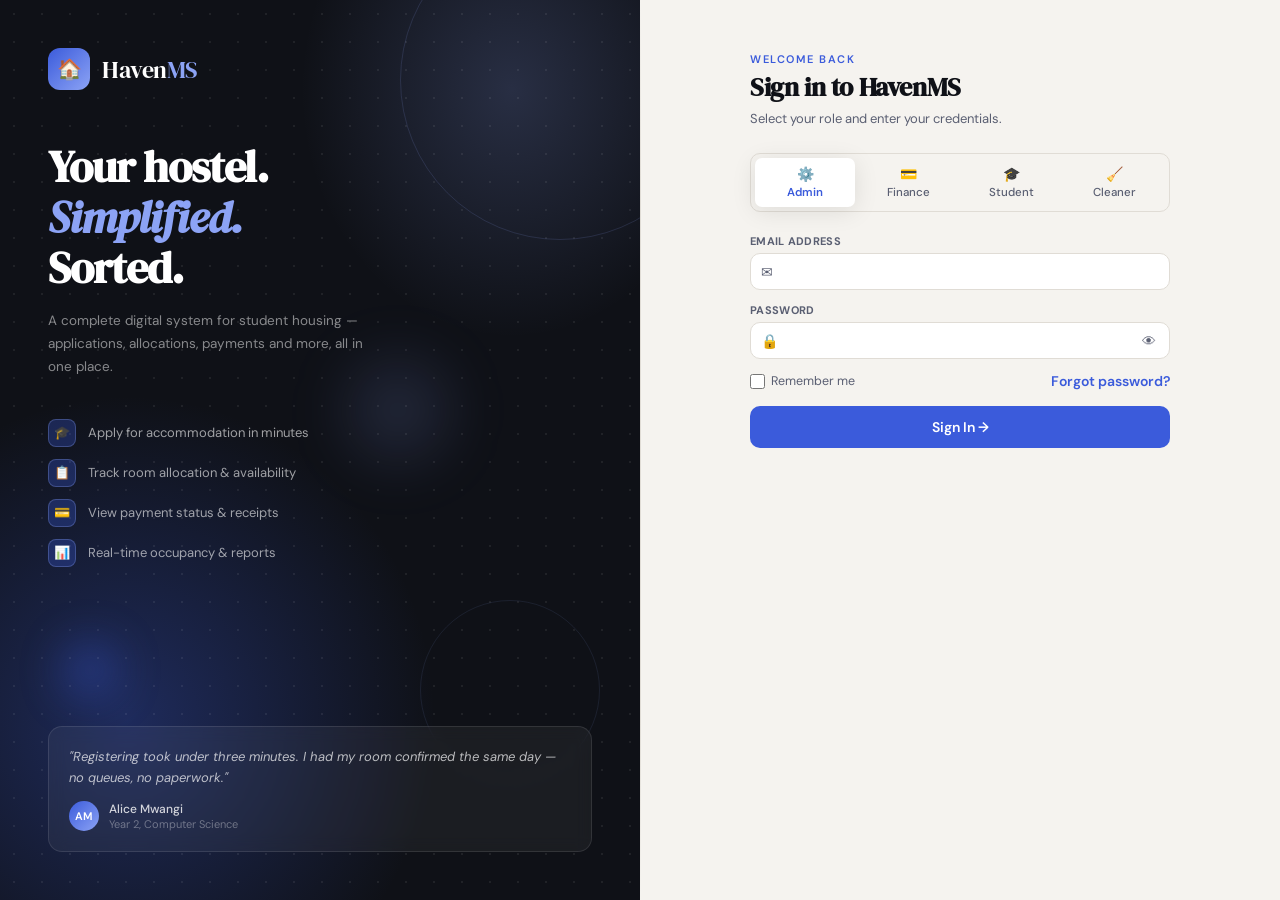
<file: test.html>
<!DOCTYPE html>
<html lang="en">
<head>
<meta charset="UTF-8">
<meta name="viewport" content="width=device-width, initial-scale=1.0">
<title>HavenMS — Sign In / Register</title>
<link href="https://fonts.googleapis.com/css2?family=DM+Serif+Display:ital@0;1&family=DM+Sans:opsz,wght@9..40,300;9..40,400;9..40,500;9..40,600&display=swap" rel="stylesheet">
<link rel="stylesheet" href="login.css">
</head>
<body>
<div class="auth-wrapper">

  <!-- ══ LEFT PANEL ══ -->
  <div class="left-panel">
    <div class="geo geo-1"></div><div class="geo geo-2"></div>
    <div class="geo geo-3"></div><div class="geo geo-4"></div>
    <div class="left-top">
      <div class="brand">
        <div class="brand-icon">🏠</div>
        <div class="brand-name">Haven<span>MS</span></div>
      </div>
      <div class="left-hero">
        <h1>Your hostel.<br><em>Simplified.</em><br>Sorted.</h1>
        <p>A complete digital system for student housing — applications, allocations, payments and more, all in one place.</p>
      </div>
      <div class="features">
        <div class="feature-item"><div class="feature-dot">🎓</div><span class="feature-text">Apply for accommodation in minutes</span></div>
        <div class="feature-item"><div class="feature-dot">📋</div><span class="feature-text">Track room allocation &amp; availability</span></div>
        <div class="feature-item"><div class="feature-dot">💳</div><span class="feature-text">View payment status &amp; receipts</span></div>
        <div class="feature-item"><div class="feature-dot">📊</div><span class="feature-text">Real-time occupancy &amp; reports</span></div>
      </div>
    </div>
    <div class="testimonial">
      <p>"Registering took under three minutes. I had my room confirmed the same day — no queues, no paperwork."</p>
      <div class="testimonial-author">
        <div class="t-avatar">AM</div>
        <div><div class="t-name">Alice Mwangi</div><div class="t-role">Year 2, Computer Science</div></div>
      </div>
    </div>
  </div>

  <!-- ══ RIGHT PANEL ══ -->
  <div class="right-panel">
    <div class="form-container">

      <!-- ════ SIGN IN ════ -->
      <div class="panel-sw active" id="panel-login">
        <div class="eyebrow">Welcome back</div>
        <h2 class="fh">Sign in to HavenMS</h2>
        <p class="fh-sub">Select your role and enter your credentials.</p>

        <div class="role-tabs">
          <button class="role-tab active" onclick="setRole('admin',this)"><span class="ti">⚙️</span>Admin</button>
          <button class="role-tab" onclick="setRole('finance',this)"><span class="ti">💳</span>Finance</button>
          <button class="role-tab" onclick="setRole('student',this)"><span class="ti">🎓</span>Student</button>
          <button class="role-tab" onclick="setRole('cleaner',this)"><span class="ti">🧹</span>Cleaner</button>
        </div>

        <div class="alert ae" id="login-alert"><span>⚠</span><span id="login-alert-msg"></span></div>

        <div class="fg"><label>Email Address</label>
          <div class="wrap"><span class="wi">✉</span><input type="email" id="l-email" placeholder=""></div>
          <span class="ferr" id="fe-l-email">Please enter a valid email.</span>
        </div>
        <div class="fg"><label>Password</label>
          <div class="wrap"><span class="wi">🔒</span><input type="password" id="l-pw" class="pw-f" placeholder="">
          <button class="pw-btn" onclick="togglePw('l-pw',this)" type="button">👁</button></div>
          <span class="ferr" id="fe-l-pw">Password is required.</span>
        </div>

        <div class="fm">
          <label class="rm"><input type="checkbox" id="remember"> Remember me</label>
          <span class="lk" onclick="go('forgot')">Forgot password?</span>
        </div>

        <button class="btn btn-p" id="btn-login" onclick="doLogin()">
          <span class="bt">Sign In →</span><div class="sp"></div>
        </button>

        <!-- FIX 6: These are now shown/hidden by setRole() -->
        <div class="sw" style="display:none" id="sw-student">New student? <span class="lk" onclick="go('sreg')">Create student account →</span></div>
        <div class="sw" style="display:none; margin-top:8px" id="sw-staff">Staff / Cleaner? <span class="lk" onclick="go('staffreg')">Register here →</span></div>
      </div>


      <!-- ════ STUDENT REGISTRATION ════ -->
      <div class="panel-sw" id="panel-sreg">

        <!-- Progress bar -->
        <div class="psteps">
          <div class="psi active" id="ps1"><div class="psd"><span>1</span></div><span class="psl-label">Personal</span></div>
          <div class="pline" id="pl1"></div>
          <div class="psi" id="ps2"><div class="psd"><span>2</span></div><span class="psl-label">Hostel</span></div>
          <div class="pline" id="pl2"></div>
          <div class="psi" id="ps3"><div class="psd"><span>3</span></div><span class="psl-label">Security</span></div>
        </div>

        <!-- ─ Step 1: Personal ─ -->
        <div id="ss1">
          <div class="eyebrow">Step 1 of 3 · Personal Information</div>
          <h2 class="fh">Tell us about yourself</h2>
          <p class="fh-sub">Fill in your personal details to create your student profile.</p>

          <div class="photo-up" onclick="document.getElementById('photo-in').click()">
            <div class="photo-prev" id="photo-prev"><span id="photo-ph">📷</span><img id="photo-img" alt=""></div>
            <div><div class="photo-lbl">Upload Profile Photo <span class="opt">Optional</span></div>
            <div class="photo-sub">Click to select · JPG or PNG · max 2MB</div></div>
          </div>
          <input type="file" id="photo-in" accept="image/*" style="display:none" onchange="handlePhoto(this)">

          <div class="fw">
            <div class="fg"><label>First Name *</label>
              <div class="wrap"><span class="wi">👤</span><input type="text" id="s-fn" placeholder=""></div>
              <span class="ferr" id="fe-s-fn">Required</span>
            </div>
            <div class="fg"><label>Last Name *</label>
              <div class="wrap"><span class="wi">👤</span><input type="text" id="s-ln" placeholder=""></div>
              <span class="ferr" id="fe-s-ln">Required</span>
            </div>
          </div>

          <div class="fw">
            <div class="fg"><label>Date of Birth *</label>
              <input type="date" id="s-dob">
              <span class="ferr" id="fe-s-dob">Required</span>
            </div>
            <div class="fg"><label>Gender *</label>
              <select id="s-gender">
                <option value="">Select...</option>
                <option>Male</option><option>Female</option><option>Prefer not to say</option>
              </select>
              <span class="ferr" id="fe-s-gender">Required</span>
            </div>
          </div>

          <div class="fg"><label>National ID / Passport No. *</label>
            <div class="wrap"><span class="wi">🪪</span><input type="text" id="s-nid" placeholder=""></div>
            <span class="ferr" id="fe-s-nid">Required</span>
          </div>

          <div class="fw">
            <div class="fg"><label>Phone Number *</label>
              <div class="wrap"><span class="wi">📞</span><input type="tel" id="s-ph" placeholder=""></div>
              <span class="ferr" id="fe-s-ph">Required</span>
            </div>
            <div class="fg"><label>Email Address *</label>
              <div class="wrap"><span class="wi">✉</span><input type="email" id="s-em" placeholder=""></div>
              <span class="ferr" id="fe-s-em">Valid email required</span>
            </div>
          </div>

          <div class="fg"><label>Student ID *</label>
            <div class="wrap"><span class="wi">🪪</span><input type="text" id="s-sid" placeholder=""></div>
            <span class="ferr" id="fe-s-sid">Required</span>
          </div>

          <div class="fw">
            <div class="fg"><label>Course / Programme *</label>
              <div class="wrap"><span class="wi">📚</span><input type="text" id="s-course" placeholder=""></div>
              <span class="ferr" id="fe-s-course">Required</span>
            </div>
            <div class="fg"><label>Year of Study *</label>
              <select id="s-year">
                <option value="">Select...</option>
                <option>Year 1</option><option>Year 2</option><option>Year 3</option><option>Year 4</option><option>Postgraduate</option>
              </select>
              <span class="ferr" id="fe-s-year">Required</span>
            </div>
          </div>

          <div class="fg"><label>Home County / Region <span class="opt">Optional</span></label>
            <div class="wrap"><span class="wi">📍</span><input type="text" id="s-county" placeholder=""></div>
          </div>

          <div class="sdiv"><span>Emergency Contact</span></div>

          <div class="fw">
            <div class="fg"><label>Guardian / Parent Name *</label>
              <div class="wrap"><span class="wi">👨‍👩‍👧</span><input type="text" id="s-gname" placeholder=""></div>
              <span class="ferr" id="fe-s-gname">Required</span>
            </div>
            <div class="fg"><label>Guardian Phone *</label>
              <div class="wrap"><span class="wi">📞</span><input type="tel" id="s-gph" placeholder=""></div>
              <span class="ferr" id="fe-s-gph">Required</span>
            </div>
          </div>

          <div class="fg"><label>Relationship to Guardian *</label>
            <select id="s-grel">
              <option value="">Select...</option>
              <option>Parent</option><option>Sibling</option><option>Relative</option><option>Guardian</option><option>Spouse</option>
            </select>
            <span class="ferr" id="fe-s-grel">Required</span>
          </div>

          <button class="btn btn-p" onclick="s1Next()"><span class="bt">Continue to Hostel Preferences →</span><div class="sp"></div></button>
          <div class="sw">Already registered? <span class="lk" onclick="go('login')">Sign in →</span></div>
        </div>

        <!-- ─ Step 2: Hostel Preference ─ -->
        <div id="ss2" style="display:none">
          <div class="eyebrow">Step 2 of 3 · Hostel Application</div>
          <h2 class="fh">Choose Your Hostel</h2>
          <p class="fh-sub">Select your preferred hostel and room preferences. Final allocation is by the administrator.</p>

          <div class="fg"><label>Preferred Hostel *</label>
            <div class="hc-grid" id="hc-grid">
              <div class="hc sel" onclick="selHostel(this,'H-001')" data-h="H-001">
                <div class="hci">🌅</div><div class="hcn">Sunrise House</div><div class="hct">Female · 60 rooms</div>
              </div>
              <div class="hc" onclick="selHostel(this,'H-002')" data-h="H-002">
                <div class="hci">🌳</div><div class="hcn">Oakwood Block</div><div class="hct">Male · 80 rooms</div>
              </div>
              <div class="hc" onclick="selHostel(this,'H-003')" data-h="H-003">
                <div class="hci">🤝</div><div class="hcn">Unity Hall</div><div class="hct">Mixed · 40 rooms</div>
              </div>
            </div>
            <span class="ferr" id="fe-s-hostel" style="margin-top:6px">Please select a hostel preference.</span>
          </div>

          <div class="fw" style="margin-top:14px">
            <div class="fg"><label>Room Type</label>
              <select id="s-rtype">
                <option value="">No preference</option>
                <option>Single occupancy</option><option>Double sharing</option><option>Triple sharing</option>
              </select>
            </div>
            <div class="fg"><label>Floor Preference</label>
              <select id="s-floor">
                <option value="">No preference</option>
                <option>Ground floor</option><option>1st floor</option><option>2nd floor</option><option>3rd floor+</option>
              </select>
            </div>
          </div>

          <div class="fg"><label>Intended Check-in Date <span class="opt">Optional</span></label>
            <input type="date" id="s-cdate" style="padding:9px 12px">
          </div>

          <div class="fg"><label>Special Requirements <span class="opt">Optional</span></label>
            <textarea id="s-special" placeholder="e.g. disability access, medical needs, dietary requirements, quiet room..."></textarea>
          </div>

          <div class="alert ai on" style="margin-bottom:16px"><span>ℹ</span><span>Room allocation is confirmed by the administrator after payment is verified.</span></div>

          <div class="btn-row">
            <button class="btn btn-g" onclick="goStep(1)"><span class="bt">← Back</span><div class="sp"></div></button>
            <button class="btn btn-p" onclick="s2Next()"><span class="bt">Continue to Security →</span><div class="sp"></div></button>
          </div>
        </div>

        <!-- ─ Step 3: Security ─ -->
        <div id="ss3" style="display:none">
          <div class="eyebrow">Step 3 of 3 · Account Security</div>
          <h2 class="fh">Set Your Password</h2>
          <p class="fh-sub">Create a strong password, review your details, and submit your application.</p>

          <div class="alert ae" id="al-s3"><span>⚠</span><span id="al-s3-msg"></span></div>

          <div class="fg"><label>Email (Sign-in Address) *</label>
            <div class="wrap"><span class="wi">✉</span><input type="email" id="s-em2" placeholder=""></div>
            <span class="ferr" id="fe-s-em2">Valid email required</span>
          </div>

          <div class="fg"><label>Password *</label>
            <div class="wrap"><span class="wi">🔒</span>
              <input type="password" id="s-pw" class="pw-f" placeholder="Min. 8 characters" oninput="chkStrength(this.value)">
              <button class="pw-btn" onclick="togglePw('s-pw',this)" type="button">👁</button>
            </div>
            <div class="sb" id="s-sb"><div class="sf" id="s-sf"></div></div>
            <div class="st" id="s-st"></div>
            <span class="ferr" id="fe-s-pw">Minimum 8 characters required</span>
          </div>

          <div class="fg"><label>Confirm Password *</label>
            <div class="wrap"><span class="wi">🔒</span>
              <input type="password" id="s-pw2" class="pw-f" placeholder="">
              <button class="pw-btn" onclick="togglePw('s-pw2',this)" type="button">👁</button>
            </div>
            <span class="ferr" id="fe-s-pw2">Passwords do not match</span>
          </div>

          <div class="sdiv"><span>Review Your Application</span></div>
          <div class="sum-card" id="reg-sum"></div>

          <div class="cbg" style="margin-top:12px">
            <input type="checkbox" id="s-terms">
            <label for="s-terms">I confirm all information is accurate and I agree to the HavenMS <span class="lk">Terms of Service</span> and <span class="lk">Privacy Policy</span>.</label>
          </div>

          <div class="btn-row">
            <button class="btn btn-g" onclick="goStep(2)"><span class="bt">← Back</span><div class="sp"></div></button>
            <button class="btn btn-p" id="btn-sreg" onclick="doSReg()"><span class="bt">Submit Application ✓</span><div class="sp"></div></button>
          </div>
        </div>

        <!-- ─ Success ─ -->
        <div id="ss-done" style="display:none">
          <div class="suc-block">
            <div class="suc-ring">✓</div>
            <h3>Application Submitted!</h3>
            <p>Your student account is created and your hostel application is <strong>pending review</strong> by the administrator.</p>
            <div class="sum-card" id="suc-sum"></div>
            <p style="margin-top:12px;font-size:13px;color:var(--ink-muted)">A confirmation will be sent to <strong id="suc-email"></strong> once your room is allocated.</p>
            <button class="btn btn-p" style="margin-top:24px" onclick="go('login')"><span class="bt">Go to Sign In →</span><div class="sp"></div></button>
          </div>
        </div>

      </div><!-- /panel-sreg -->


      <!-- ════ STAFF REGISTRATION ════ -->
      <div class="panel-sw" id="panel-staffreg">
        <div class="eyebrow">Staff Registration</div>
        <h2 class="fh">Create Staff Account</h2>
        <p class="fh-sub">Register as an administrator, finance officer, or cleaner.</p>

        <div class="alert ae" id="staff-alert"><span>⚠</span><span id="staff-alert-msg"></span></div>

        <div class="fg"><label>Role *</label>
          <select id="st-role">
            <option value="">Select your role...</option>
            <option value="admin">⚙️ Administrator</option>
            <option value="finance">💳 Finance Officer</option>
            <option value="cleaner">🧹 Cleaner</option>
          </select>
          <span class="ferr" id="fe-st-role">Please select a role</span>
        </div>

        <div class="fw">
          <div class="fg"><label>First Name *</label>
            <div class="wrap"><span class="wi">👤</span><input type="text" id="st-fn" placeholder="First name"></div>
            <span class="ferr" id="fe-st-fn">Required</span>
          </div>
          <div class="fg"><label>Last Name *</label>
            <div class="wrap"><span class="wi">👤</span><input type="text" id="st-ln" placeholder="Last name"></div>
            <span class="ferr" id="fe-st-ln">Required</span>
          </div>
        </div>

        <div class="fg"><label>Staff / Employee ID *</label>
          <div class="wrap"><span class="wi">🪪</span><input type="text" id="st-eid" placeholder="e.g. EMP-001"></div>
          <span class="ferr" id="fe-st-eid">Required</span>
        </div>

        <div class="fw">
          <div class="fg"><label>Email Address *</label>
            <div class="wrap"><span class="wi">✉</span><input type="email" id="st-em" placeholder="staff@uni.ac.ke"></div>
            <span class="ferr" id="fe-st-em">Valid email required</span>
          </div>
          <div class="fg"><label>Phone Number <span class="opt">Optional</span></label>
            <div class="wrap"><span class="wi">📞</span><input type="tel" id="st-ph" placeholder="+254 7xx xxx xxx"></div>
          </div>
        </div>

        <div class="fg"><label>Password *</label>
          <div class="wrap"><span class="wi">🔒</span>
            <input type="password" id="st-pw" class="pw-f" placeholder="Min. 8 characters">
            <button class="pw-btn" onclick="togglePw('st-pw',this)" type="button">👁</button>
          </div>
          <span class="ferr" id="fe-st-pw">Min. 8 characters required</span>
        </div>

        <div class="fg"><label>Confirm Password *</label>
          <div class="wrap"><span class="wi">🔒</span>
            <input type="password" id="st-pw2" class="pw-f" placeholder="Repeat password">
            <button class="pw-btn" onclick="togglePw('st-pw2',this)" type="button">👁</button>
          </div>
          <span class="ferr" id="fe-st-pw2">Passwords don't match</span>
        </div>

        <div class="cbg">
          <input type="checkbox" id="st-terms">
          <label for="st-terms">I agree to the <span class="lk">Terms of Service</span> and confirm I am an authorised staff member of this institution.</label>
        </div>

        <button class="btn btn-p" id="btn-staffreg" onclick="doStaffReg()">
          <span class="bt">Create Staff Account →</span><div class="sp"></div>
        </button>
        <div class="sw">Already registered? <span class="lk" onclick="go('login')">Sign in →</span></div>
        <div class="sw" style="margin-top:8px">Student? <span class="lk" onclick="go('sreg')">Register here →</span></div>
      </div>


      <!-- ════ FORGOT PASSWORD ════ -->
      <div class="panel-sw" id="panel-forgot">
        <div class="eyebrow">Password Reset</div>
        <h2 class="fh">Forgot your password?</h2>
        <p class="fh-sub">Enter your registered email to receive reset instructions.</p>
        <div class="alert as" id="forgot-ok"><span>✓</span><span>Reset link sent! Check your inbox.</span></div>
        <div class="fg"><label>Email Address</label>
          <div class="wrap"><span class="wi">✉</span><input type="email" id="f-em" placeholder="you@university.ac.ke"></div>
        </div>
        <button class="btn btn-p" onclick="doForgot()"><span class="bt">Send Reset Link →</span><div class="sp"></div></button>
        <div class="sw"><span class="lk" onclick="go('login')">← Back to Sign In</span></div>
      </div>

    </div><!-- /form-container -->
  </div><!-- /right-panel -->
</div><!-- /auth-wrapper -->

<div class="toast-wrap" id="toasts"></div>

<script>
  // FIX 1: Declare loginRole as a proper variable (was used but never declared)
  let loginRole = 'admin';

  // FIX 3: Define HOSTEL_NAMES map (was referenced but never defined)
  const HOSTEL_NAMES = {
    'H-001': 'Sunrise House',
    'H-002': 'Oakwood Block',
    'H-003': 'Unity Hall'
  };

  // FIX 2: Define ACCOUNTS array (was referenced but never declared).
  // NOTE: In a real app backed by PHP/DB you would remove the ACCOUNTS duplicate
  // check on the client entirely and rely on the server's unique-email constraint.
  // This client-side array only tracks accounts registered in the current session.
  const ACCOUNTS = [];

  let hostelPref = null;

// ── PANEL NAV ──
function go(name) {
  document.querySelectorAll('.panel-sw').forEach(p => p.classList.remove('active'));
  const el = document.getElementById('panel-' + name);
  if (el) { el.classList.add('active'); document.querySelector('.right-panel').scrollTop = 0; }
  clearErrs();
}

// ── LOGIN ──
// FIX 6: setRole now shows/hides the register links based on selected role
function setRole(role, el) {
  loginRole = role;
  document.querySelectorAll('.role-tab').forEach(t => t.classList.remove('active'));
  el.classList.add('active');

  const swStudent = document.getElementById('sw-student');
  const swStaff   = document.getElementById('sw-staff');
  if (swStudent) swStudent.style.display = role === 'student' ? 'block' : 'none';
  if (swStaff)   swStaff.style.display   = (role === 'admin' || role === 'finance' || role === 'cleaner') ? 'block' : 'none';
}

function doLogin() {
  clearErrs();

  const email = val('l-email');
  const password = val('l-pw');

  if (!email || !email.includes('@')) {
    showFerr('fe-l-email'); return;
  }
  if (!password) {
    showFerr('fe-l-pw'); return;
  }

  // FIX 7: Added .catch() for network errors
  fetch("login.php", {
    method: "POST",
    headers: {
      "Content-Type": "application/x-www-form-urlencoded"
    },
    body: `email=${encodeURIComponent(email)}&password=${encodeURIComponent(password)}&role=${encodeURIComponent(loginRole)}`
  })
  .then(res => res.json())
  .then(data => {
    if (data.status === "success") {
      sessionStorage.setItem("user", JSON.stringify(data.user));
      toast("Welcome " + data.user.name + " 👋");

      if (data.user.role === "student") {
        window.location.href = "StudentPortal.html";
      } else if (data.user.role === "admin") {
        window.location.href = "admin_dashboard.html";
      } else if (data.user.role === "finance") {
        window.location.href = "FinancePortal.html";
      } else if (data.user.role === "cleaner") {
        window.location.href = "Overview.html";
      }
    } else {
      showAlert('login-alert', 'login-alert-msg', data.message);
    }
  })
  .catch(() => {
    showAlert('login-alert', 'login-alert-msg', 'Network error. Please check your connection and try again.');
  });
}

// ── STUDENT REGISTRATION STEPS ──
let curStep = 1;
function goStep(n) {
  [1,2,3].forEach(i => { const el = document.getElementById('ss'+i); if(el) el.style.display = i===n?'block':'none'; });
  document.getElementById('ss-done').style.display='none';
  [1,2,3].forEach(i => {
    const ps = document.getElementById('ps'+i), pl = document.getElementById('pl'+i);
    if(ps){ps.classList.toggle('active',i===n); ps.classList.toggle('done',i<n);}
    if(pl) pl.classList.toggle('done',i<n);
  });
  curStep = n;
  document.querySelector('.right-panel').scrollTop = 0;
  clearErrs();
}

function s1Next() {
  let ok=true;
  if(!val('s-fn')){showFerr('fe-s-fn');markErr('s-fn');ok=false;}
  if(!val('s-ln')){showFerr('fe-s-ln');markErr('s-ln');ok=false;}
  if(!val('s-dob')){showFerr('fe-s-dob');markErr('s-dob');ok=false;}
  if(!val('s-gender')){showFerr('fe-s-gender');markErr('s-gender');ok=false;}
  if(!val('s-nid')){showFerr('fe-s-nid');markErr('s-nid');ok=false;}
  if(!val('s-ph')){showFerr('fe-s-ph');markErr('s-ph');ok=false;}
  if(!val('s-em')||!val('s-em').includes('@')){showFerr('fe-s-em');markErr('s-em');ok=false;}
  // FIX 4: Validate the fields that were missing from the original HTML
  if(!val('s-sid')){showFerr('fe-s-sid');markErr('s-sid');ok=false;}
  if(!val('s-course')){showFerr('fe-s-course');markErr('s-course');ok=false;}
  if(!val('s-year')){showFerr('fe-s-year');markErr('s-year');ok=false;}
  if(!val('s-gname')){showFerr('fe-s-gname');markErr('s-gname');ok=false;}
  if(!val('s-gph')){showFerr('fe-s-gph');markErr('s-gph');ok=false;}
  if(!val('s-grel')){showFerr('fe-s-grel');markErr('s-grel');ok=false;}
  if(ok) goStep(2);
}

function s2Next() {
  if(!hostelPref){showFerr('fe-s-hostel');return;}
  gv('s-em2').value = val('s-em');
  buildSummary();
  goStep(3);
}

// FIX 5: Restructured doSReg so the success UI is shown inside the fetch .then(),
// not immediately after the fetch call (which is async and returns before completing).
function doSReg() {
  clearErrs();
  let ok=true;
  const em = val('s-em2'), pw = val('s-pw'), pw2 = val('s-pw2');
  if(!em||!em.includes('@')){showFerr('fe-s-em2');markErr('s-em2');ok=false;}
  if(pw.length<8){showFerr('fe-s-pw');markErr('s-pw');ok=false;}
  if(pw!==pw2){showFerr('fe-s-pw2');markErr('s-pw2');ok=false;}
  if(!document.getElementById('s-terms').checked){
    showAlert('al-s3','al-s3-msg','Please accept the Terms of Service to submit your application.');
    ok=false;
  }
  if(ACCOUNTS.find(a=>a.email===em)){
    showAlert('al-s3','al-s3-msg','An account with this email already exists. Please sign in instead.');
    ok=false;
  }
  if(!ok) return;

  withLoad('btn-sreg', () => {
    const name = val('s-fn') + ' ' + val('s-ln');

    // FIX 4 & 5: Corrected the fetch body (was broken across lines with whitespace),
    // used encodeURIComponent on all values, and moved the success UI into .then().
    fetch("register_student.php", {
      method: "POST",
      headers: { "Content-Type": "application/x-www-form-urlencoded" },
      body: [
        `name=${encodeURIComponent(name)}`,
        `email=${encodeURIComponent(val('s-em'))}`,
        `password=${encodeURIComponent(val('s-pw'))}`,
        `student_id=${encodeURIComponent(val('s-sid'))}`,
        `course=${encodeURIComponent(val('s-course'))}`,
        `year=${encodeURIComponent(val('s-year'))}`,
        `gender=${encodeURIComponent(val('s-gender'))}`,
        `hostel=${encodeURIComponent(hostelPref)}`
      ].join('&')
    })
    .then(res => res.text())
    .then(() => {
      // Success UI — now correctly inside the async callback
      ACCOUNTS.push({ email: em, role: 'student', name });

      document.getElementById('suc-email').textContent = em;
      document.getElementById('suc-sum').innerHTML = `
        <div class="sum-row"><span class="sum-k">Name</span><span class="sum-v">${name}</span></div>
        <div class="sum-row"><span class="sum-k">Student ID</span><span class="sum-v">${val('s-sid')}</span></div>
        <div class="sum-row"><span class="sum-k">Course</span><span class="sum-v">${val('s-course')}, ${val('s-year')}</span></div>
        <div class="sum-row"><span class="sum-k">Hostel Applied</span><span class="sum-v">${HOSTEL_NAMES[hostelPref]}</span></div>
        <div class="sum-row"><span class="sum-k">Application Status</span><span class="sum-v" style="color:var(--warn)">⏳ Pending Review</span></div>`;

      [1,2,3].forEach(i=>{
        const ps=document.getElementById('ps'+i), pl=document.getElementById('pl'+i);
        if(ps){ps.classList.remove('active');ps.classList.add('done');}
        if(pl) pl.classList.add('done');
      });
      ['ss1','ss2','ss3'].forEach(id=>{const el=document.getElementById(id);if(el)el.style.display='none';});
      document.getElementById('ss-done').style.display='block';
      document.querySelector('.right-panel').scrollTop=0;
      toast('Account created for ' + val('s-fn') + '! 🎉');
    })
    .catch(() => {
      showAlert('al-s3','al-s3-msg','Network error. Please check your connection and try again.');
    });
  });
}

function selHostel(el, id) {
  document.querySelectorAll('.hc').forEach(c=>c.classList.remove('sel'));
  el.classList.add('sel');
  hostelPref = id;
  document.getElementById('fe-s-hostel').classList.remove('show');
}

function buildSummary() {
  document.getElementById('reg-sum').innerHTML = `
    <div class="sum-row"><span class="sum-k">Name</span><span class="sum-v">${val('s-fn')} ${val('s-ln')}</span></div>
    <div class="sum-row"><span class="sum-k">Student ID</span><span class="sum-v">${val('s-sid')}</span></div>
    <div class="sum-row"><span class="sum-k">Course</span><span class="sum-v">${val('s-course')}</span></div>
    <div class="sum-row"><span class="sum-k">Year</span><span class="sum-v">${val('s-year')}</span></div>
    <div class="sum-row"><span class="sum-k">Gender</span><span class="sum-v">${val('s-gender')}</span></div>
    <div class="sum-row"><span class="sum-k">Hostel Preference</span><span class="sum-v">${HOSTEL_NAMES[hostelPref]||'—'}</span></div>
    <div class="sum-row"><span class="sum-k">Email</span><span class="sum-v">${val('s-em')}</span></div>`;
}

// ── STAFF REGISTRATION ──
function doStaffReg() {
  clearErrs();
  let ok=true;
  if(!val('st-role')){showFerr('fe-st-role');markErr('st-role');ok=false;}
  if(!val('st-fn')){showFerr('fe-st-fn');markErr('st-fn');ok=false;}
  if(!val('st-ln')){showFerr('fe-st-ln');markErr('st-ln');ok=false;}
  if(!val('st-eid')){showFerr('fe-st-eid');markErr('st-eid');ok=false;}
  if(!val('st-em')||!val('st-em').includes('@')){showFerr('fe-st-em');markErr('st-em');ok=false;}
  if(val('st-pw').length<8){showFerr('fe-st-pw');markErr('st-pw');ok=false;}
  if(val('st-pw')!==val('st-pw2')){showFerr('fe-st-pw2');markErr('st-pw2');ok=false;}
  if(!document.getElementById('st-terms').checked){showAlert('staff-alert','staff-alert-msg','Please accept the Terms of Service.');ok=false;}
  if(ACCOUNTS.find(a=>a.email===val('st-em'))){showAlert('staff-alert','staff-alert-msg','An account with this email already exists.');ok=false;}
  if(!ok) return;
  withLoad('btn-staffreg', () => {
    ACCOUNTS.push({email:val('st-em'),password:val('st-pw'),role:val('st-role'),name:val('st-fn')+' '+val('st-ln')});
    toast('Staff account created for ' + val('st-fn') + '! ✓');
    setTimeout(()=>go('login'),900);
  });
}

// ── FORGOT PASSWORD ──
function doForgot() {
  const em = val('f-em');
  if(!em.includes('@')){toast('Enter a valid email address.','error');return;}
  document.getElementById('forgot-ok').classList.add('on');
  toast('Password reset link sent to ' + em);
}

// ── PASSWORD STRENGTH ──
function chkStrength(v) {
  const bar=document.getElementById('s-sb'),fill=document.getElementById('s-sf'),txt=document.getElementById('s-st');
  bar.style.display=v.length?'block':'none';
  let sc=0;
  if(v.length>=8)sc++;if(/[A-Z]/.test(v))sc++;if(/[0-9]/.test(v))sc++;if(/[^A-Za-z0-9]/.test(v))sc++;
  const cfgs=[{w:'20%',c:'var(--danger)',l:'Very weak'},{w:'40%',c:'#e67700',l:'Weak'},{w:'65%',c:'#f59f00',l:'Fair'},{w:'85%',c:'var(--success)',l:'Strong'},{w:'100%',c:'#1a7431',l:'Very strong'}];
  const c=cfgs[sc]||cfgs[0];
  fill.style.width=c.w;fill.style.background=c.c;txt.textContent=c.l;txt.style.color=c.c;
}

// ── PHOTO UPLOAD ──
function handlePhoto(input) {
  const file = input.files[0];
  if(!file) return;
  const reader = new FileReader();
  reader.onload = e => {
    const img=document.getElementById('photo-img'),ph=document.getElementById('photo-ph');
    img.src=e.target.result;img.style.display='block';ph.style.display='none';
  };
  reader.readAsDataURL(file);
}

// ── UTILS ──
function gv(id){return document.getElementById(id);}
function val(id){const el=gv(id);return el?el.value.trim():'';}
function showFerr(id){const el=gv(id);if(el)el.classList.add('show');}
function markErr(id){const el=gv(id);if(el)el.classList.add('err');}
function showAlert(aId,mId,msg){const a=gv(aId),m=gv(mId);if(a)a.classList.add('on');if(m)m.textContent=msg;}
function clearErrs(){
  document.querySelectorAll('.ferr').forEach(e=>e.classList.remove('show'));
  document.querySelectorAll('input,select').forEach(i=>i.classList.remove('err'));
  document.querySelectorAll('.alert').forEach(a=>a.classList.remove('on'));
}
function togglePw(id,btn){const el=gv(id);if(!el)return;el.type=el.type==='password'?'text':'password';btn.textContent=el.type==='password'?'👁':'🙈';}
function withLoad(btnId,fn){const btn=gv(btnId);if(!btn){fn();return;}btn.classList.add('loading');setTimeout(()=>{btn.classList.remove('loading');fn();},900);}
function toast(msg,type='success'){const el=document.createElement('div');el.className='toast '+type;el.innerHTML=(type==='success'?'✓':'⚠')+' '+msg;gv('toasts').appendChild(el);setTimeout(()=>el.remove(),3600);}

// ── ENTER KEY ──
document.addEventListener('keydown',e=>{
  if(e.key!=='Enter')return;
  const active=document.querySelector('.panel-sw.active');
  if(!active)return;
  if(active.id==='panel-login')doLogin();
  else if(active.id==='panel-forgot')doForgot();
  else if(active.id==='panel-staffreg')doStaffReg();
  else if(active.id==='panel-sreg'){
    if(curStep===1)s1Next();
    else if(curStep===2)s2Next();
    else if(curStep===3)doSReg();
  }
});

// Default check-in date
const ci=gv('s-cdate');if(ci)ci.value=new Date().toISOString().split('T')[0];
</script>
</body>
</html>
</file>
<file: login.css>
*, *::before, *::after { box-sizing: border-box; margin: 0; padding: 0; }
  :root {
    --ink: #0f1117; --ink-muted: #5a5f72; --bg: #f5f3ef; --card: #ffffff;
    --accent: #3b5bdb; --accent-2: #8ca3f5; --accent-light: #e8edff;
    --border: #e0dcd5; --success: #2f9e44; --success-light: #d3f9d8;
    --danger: #c92a2a; --danger-light: #ffe3e3; --warn: #e67700;
    --shadow: 0 4px 24px rgba(15,17,23,0.10); --shadow-lg: 0 12px 60px rgba(15,17,23,0.18);
    --radius: 10px;
  }
  html, body { min-height:100%; font-family:'DM Sans',sans-serif; background:var(--bg); color:var(--ink); font-size:14px; }

  /* ── LAYOUT ── */
  .auth-wrapper { min-height:100vh; display:grid; grid-template-columns:1fr 1fr; }

  /* ── LEFT ── */
  .left-panel { background:var(--ink); position:relative; overflow:hidden; display:flex; flex-direction:column; justify-content:space-between; padding:48px; min-height:100vh; }
  .left-panel::before { content:''; position:absolute; inset:0; background:radial-gradient(ellipse 80% 60% at 20% 80%,rgba(59,91,219,.35) 0%,transparent 60%),radial-gradient(ellipse 60% 50% at 80% 10%,rgba(140,163,245,.2) 0%,transparent 55%); pointer-events:none; }
  .left-panel::after { content:''; position:absolute; inset:0; background-image:radial-gradient(rgba(255,255,255,.07) 1px,transparent 1px); background-size:28px 28px; pointer-events:none; }
  .geo { position:absolute; border-radius:50%; pointer-events:none; }
  .geo-1 { width:320px; height:320px; border:1.5px solid rgba(140,163,245,.15); top:-80px; right:-80px; animation:slowSpin 40s linear infinite; }
  .geo-2 { width:180px; height:180px; border:1px solid rgba(140,163,245,.1); bottom:120px; right:40px; animation:slowSpin 60s linear infinite reverse; }
  .geo-3 { width:60px; height:60px; background:rgba(59,91,219,.3); bottom:200px; left:60px; filter:blur(20px); animation:pulse 6s ease-in-out infinite; }
  .geo-4 { width:100px; height:100px; background:rgba(140,163,245,.15); top:40%; right:30%; filter:blur(30px); animation:pulse 8s ease-in-out infinite 2s; }
  @keyframes slowSpin { to{transform:rotate(360deg)} }
  @keyframes pulse { 0%,100%{opacity:.4;transform:scale(1)} 50%{opacity:.9;transform:scale(1.3)} }

  .left-top { position:relative; z-index:2; }
  .brand { display:flex; align-items:center; gap:12px; margin-bottom:52px; }
  .brand-icon { width:42px; height:42px; background:linear-gradient(135deg,var(--accent),var(--accent-2)); border-radius:12px; display:flex; align-items:center; justify-content:center; font-size:20px; }
  .brand-name { font-family:'DM Serif Display',serif; font-size:24px; color:#fff; letter-spacing:-.5px; }
  .brand-name span { color:var(--accent-2); }
  .left-hero { position:relative; z-index:2; }
  .left-hero h1 { font-family:'DM Serif Display',serif; font-size:clamp(30px,3.5vw,44px); color:#fff; line-height:1.15; letter-spacing:-1px; margin-bottom:16px; }
  .left-hero h1 em { font-style:italic; color:var(--accent-2); }
  .left-hero p { color:rgba(255,255,255,.5); font-size:13.5px; line-height:1.7; max-width:340px; }
  .features { position:relative; z-index:2; margin-top:40px; display:flex; flex-direction:column; gap:12px; }
  .feature-item { display:flex; align-items:center; gap:12px; animation:slideInLeft .6s ease both; }
  .feature-item:nth-child(1){animation-delay:.1s} .feature-item:nth-child(2){animation-delay:.2s}
  .feature-item:nth-child(3){animation-delay:.3s} .feature-item:nth-child(4){animation-delay:.4s}
  @keyframes slideInLeft { from{opacity:0;transform:translateX(-16px)} to{opacity:1;transform:translateX(0)} }
  .feature-dot { width:28px; height:28px; background:rgba(59,91,219,.3); border:1px solid rgba(140,163,245,.3); border-radius:8px; display:flex; align-items:center; justify-content:center; font-size:13px; flex-shrink:0; }
  .feature-text { font-size:13px; color:rgba(255,255,255,.6); }
  .testimonial { position:relative; z-index:2; background:rgba(255,255,255,.05); border:1px solid rgba(255,255,255,.1); border-radius:14px; padding:20px; backdrop-filter:blur(8px); }
  .testimonial p { font-size:13px; color:rgba(255,255,255,.7); line-height:1.6; font-style:italic; margin-bottom:12px; }
  .testimonial-author { display:flex; align-items:center; gap:10px; }
  .t-avatar { width:30px; height:30px; border-radius:50%; background:linear-gradient(135deg,#3b5bdb,#8ca3f5); display:flex; align-items:center; justify-content:center; font-size:11px; font-weight:600; color:#fff; }
  .t-name { font-size:12px; color:rgba(255,255,255,.8); font-weight:500; }
  .t-role { font-size:11px; color:rgba(255,255,255,.35); }

  /* ── RIGHT ── */
  .right-panel { background:var(--bg); position:relative; display:flex; align-items:flex-start; justify-content:center; padding:40px 52px; overflow-y:auto; min-height:100vh; }
  .right-panel::before { content:''; position:absolute; top:0; left:0; width:1px; height:100%; background:linear-gradient(to bottom,transparent,var(--border) 20%,var(--border) 80%,transparent); }
  .right-panel::-webkit-scrollbar { width:5px; }
  .right-panel::-webkit-scrollbar-track { background:transparent; }
  .right-panel::-webkit-scrollbar-thumb { background:var(--border); border-radius:3px; }
  .form-container { width:100%; max-width:420px; padding:12px 0 48px; }

  /* ── PANELS ── */
  .panel-sw { display:none; }
  .panel-sw.active { display:block; animation:fadeUp .3s ease both; }
  @keyframes fadeUp { from{opacity:0;transform:translateY(16px)} to{opacity:1;transform:translateY(0)} }

  /* ── TYPOGRAPHY ── */
  .eyebrow { font-size:11px; letter-spacing:1.5px; text-transform:uppercase; color:var(--accent); font-weight:600; margin-bottom:6px; }
  h2.fh { font-family:'DM Serif Display',serif; font-size:26px; letter-spacing:-.4px; line-height:1.2; margin-bottom:6px; }
  .fh-sub { font-size:13px; color:var(--ink-muted); line-height:1.55; margin-bottom:24px; }

  /* ── ROLE TABS ── */
  .role-tabs { display:flex; background:var(--bg); border:1px solid var(--border); border-radius:10px; padding:4px; gap:3px; margin-bottom:22px; }
  .role-tab { flex:1; padding:7px 4px; border-radius:7px; border:none; background:transparent; font-size:11.5px; font-family:'DM Sans',sans-serif; color:var(--ink-muted); cursor:pointer; transition:all .15s; text-align:center; font-weight:500; }
  .role-tab .ti { font-size:14px; display:block; margin-bottom:2px; }
  .role-tab.active { background:var(--card); color:var(--accent); box-shadow:var(--shadow); font-weight:600; }

  /* ── FIELDS ── */
  .fg { display:flex; flex-direction:column; gap:5px; margin-bottom:13px; }
  .fg label { font-size:11px; font-weight:700; color:var(--ink-muted); letter-spacing:.3px; text-transform:uppercase; }
  .fw { display:grid; grid-template-columns:1fr 1fr; gap:12px; }
  .fw3 { display:grid; grid-template-columns:1fr 1fr 1fr; gap:10px; }
  .wrap { position:relative; }
  .wi { position:absolute; left:11px; top:50%; transform:translateY(-50%); font-size:14px; color:var(--ink-muted); pointer-events:none; line-height:1; }
  input[type=text],input[type=email],input[type=password],input[type=tel],input[type=date],select,textarea {
    width:100%; padding:9px 12px 9px 34px; border:1.5px solid var(--border); border-radius:var(--radius);
    font-size:13.5px; font-family:'DM Sans',sans-serif; color:var(--ink); background:var(--card);
    outline:none; transition:border-color .15s,box-shadow .15s;
  }
  select,input[type=date] { padding-left:12px; }
  textarea { padding:9px 12px; min-height:70px; resize:vertical; }
  input:focus,select:focus,textarea:focus { border-color:var(--accent); box-shadow:0 0 0 3px rgba(59,91,219,.1); }
  input.err,select.err { border-color:var(--danger); box-shadow:0 0 0 3px rgba(201,42,42,.08); }
  .pw-btn { position:absolute; right:10px; top:50%; transform:translateY(-50%); background:none; border:none; cursor:pointer; color:var(--ink-muted); font-size:14px; padding:4px; line-height:1; }
  .pw-f { padding-right:36px !important; }
  .ferr { font-size:11px; color:var(--danger); display:none; margin-top:2px; }
  .ferr.show { display:block; }
  .opt { display:inline-block; font-size:10px; background:var(--bg); border:1px solid var(--border); border-radius:4px; padding:1px 5px; color:var(--ink-muted); vertical-align:middle; margin-left:4px; text-transform:uppercase; letter-spacing:.5px; }

  /* strength */
  .sb { height:3px; border-radius:2px; background:var(--border); margin-top:5px; overflow:hidden; display:none; }
  .sf { height:100%; border-radius:2px; transition:width .3s,background .3s; }
  .st { font-size:11px; margin-top:2px; }

  /* ── SECTION DIVIDER ── */
  .sdiv { display:flex; align-items:center; gap:10px; margin:18px 0 14px; }
  .sdiv span { font-size:11px; font-weight:700; letter-spacing:1px; text-transform:uppercase; color:var(--ink-muted); white-space:nowrap; }
  .sdiv::before,.sdiv::after { content:''; flex:1; height:1px; background:var(--border); }

  /* ── PHOTO UPLOAD ── */
  .photo-up { display:flex; align-items:center; gap:14px; margin-bottom:18px; padding:13px; border:1.5px dashed var(--border); border-radius:var(--radius); background:#faf9f7; cursor:pointer; transition:all .15s; }
  .photo-up:hover { border-color:var(--accent); background:var(--accent-light); }
  .photo-prev { width:50px; height:50px; border-radius:50%; background:var(--bg); border:2px solid var(--border); display:flex; align-items:center; justify-content:center; font-size:20px; overflow:hidden; flex-shrink:0; }
  .photo-prev img { width:100%; height:100%; object-fit:cover; border-radius:50%; display:none; }
  .photo-lbl { font-size:13px; font-weight:600; color:var(--ink); }
  .photo-sub { font-size:11px; color:var(--ink-muted); margin-top:2px; }

  /* ── HOSTEL CARDS ── */
  .hc-grid { display:grid; grid-template-columns:repeat(3,1fr); gap:8px; margin-top:4px; }
  .hc { border:1.5px solid var(--border); border-radius:var(--radius); padding:11px 8px; text-align:center; cursor:pointer; transition:all .15s; background:var(--card); }
  .hc:hover { border-color:var(--accent); background:var(--accent-light); }
  .hc.sel { border-color:var(--accent); background:var(--accent-light); box-shadow:0 0 0 3px rgba(59,91,219,.12); }
  .hci { font-size:22px; margin-bottom:4px; }
  .hcn { font-size:11px; font-weight:700; color:var(--ink); }
  .hct { font-size:10px; color:var(--ink-muted); margin-top:2px; }

  /* ── PROGRESS ── */
  .psteps { display:flex; align-items:center; margin-bottom:26px; }
  .psi { display:flex; align-items:center; gap:6px; flex:1; }
  .psd { width:26px; height:26px; border-radius:50%; border:2px solid var(--border); display:flex; align-items:center; justify-content:center; font-size:10px; font-weight:700; flex-shrink:0; transition:all .25s; background:var(--card); color:var(--ink-muted); }
  .psi.active .psd { background:var(--accent); border-color:var(--accent); color:#fff; }
  .psi.done .psd { background:var(--success); border-color:var(--success); color:#fff; }
  .psl-label { font-size:11px; font-weight:500; color:var(--ink-muted); }
  .psi.active .psl-label { color:var(--accent); font-weight:600; }
  .psi.done .psl-label { color:var(--success); }
  .pline { flex:1; height:2px; background:var(--border); margin:0 5px; transition:background .3s; }
  .pline.done { background:var(--success); }

  /* ── ALERTS ── */
  .alert { border-radius:8px; padding:10px 14px; font-size:12.5px; margin-bottom:14px; display:none; align-items:center; gap:8px; }
  .alert.on { display:flex; }
  .ae { background:var(--danger-light); color:var(--danger); border:1px solid #ffb3b3; }
  .as { background:var(--success-light); color:var(--success); border:1px solid #8ce99a; }
  .ai { background:var(--accent-light); color:var(--accent); border:1px solid #bfcfff; }

  /* ── SUMMARY CARD ── */
  .sum-card { background:var(--bg); border:1px solid var(--border); border-radius:var(--radius); padding:12px 14px; margin:14px 0; }
  .sum-row { display:flex; justify-content:space-between; align-items:center; padding:5px 0; border-bottom:1px solid var(--border); font-size:12.5px; }
  .sum-row:last-child { border-bottom:none; }
  .sum-k { color:var(--ink-muted); }
  .sum-v { font-weight:600; color:var(--ink); }

  /* ── CHECKBOX ── */
  .cbg { display:flex; align-items:flex-start; gap:8px; margin-bottom:14px; }
  .cbg input[type=checkbox] { width:15px; height:15px; padding:0; margin-top:2px; accent-color:var(--accent); flex-shrink:0; }
  .cbg label { font-size:12px; color:var(--ink-muted); cursor:pointer; }

  /* ── BUTTONS ── */
  .btn { width:100%; padding:12px; border:none; border-radius:var(--radius); font-size:14px; font-weight:600; font-family:'DM Sans',sans-serif; cursor:pointer; transition:all .2s; display:flex; align-items:center; justify-content:center; gap:8px; }
  .btn-p { background:var(--accent); color:#fff; }
  .btn-p:hover { background:#2f4dc9; transform:translateY(-1px); box-shadow:0 6px 20px rgba(59,91,219,.38); }
  .btn-g { background:transparent; color:var(--ink-muted); border:1.5px solid var(--border); }
  .btn-g:hover { border-color:var(--accent); color:var(--accent); background:var(--accent-light); }
  .btn.loading { pointer-events:none; opacity:.8; }
  .btn .sp { width:16px; height:16px; border:2px solid rgba(255,255,255,.3); border-top-color:#fff; border-radius:50%; animation:spin .6s linear infinite; display:none; }
  .btn.loading .sp { display:block; }
  .btn.loading .bt { display:none; }
  @keyframes spin { to{transform:rotate(360deg)} }
  .btn-row { display:flex; gap:10px; }
  .btn-row .btn-g { flex:1; }
  .btn-row .btn-p { flex:2; }

  /* ── MISC ── */
  .or-div { display:flex; align-items:center; gap:12px; margin:16px 0; color:var(--ink-muted); font-size:12px; }
  .or-div::before,.or-div::after { content:''; flex:1; height:1px; background:var(--border); }
  .demo-grid { display:grid; grid-template-columns:1fr 1fr; gap:8px; }
  .demo-btn { border:1px solid var(--border); border-radius:8px; padding:8px 10px; background:var(--card); cursor:pointer; transition:all .15s; text-align:left; font-family:'DM Sans',sans-serif; }
  .demo-btn:hover { border-color:var(--accent); background:var(--accent-light); }
  .dr { font-size:11px; font-weight:700; color:var(--accent); }
  .dc { font-size:10.5px; color:var(--ink-muted); margin-top:2px; }
  .sw { text-align:center; font-size:13px; color:var(--ink-muted); margin-top:20px; }
  .lk { color:var(--accent); font-weight:600; cursor:pointer; }
  .lk:hover { opacity:.75; }
  .fm { display:flex; align-items:center; justify-content:space-between; margin-bottom:16px; }
  .rm { display:flex; align-items:center; gap:6px; font-size:12.5px; color:var(--ink-muted); cursor:pointer; }
  .rm input[type=checkbox] { width:15px; height:15px; padding:0; accent-color:var(--accent); }

  /* ── SUCCESS ── */
  .suc-block { text-align:center; padding:10px 0 20px; }
  .suc-ring { width:72px; height:72px; border-radius:50%; background:var(--success-light); display:flex; align-items:center; justify-content:center; font-size:32px; margin:0 auto 20px; animation:popIn .4s cubic-bezier(.175,.885,.32,1.275) both; }
  @keyframes popIn { from{opacity:0;transform:scale(.4)} to{opacity:1;transform:scale(1)} }
  .suc-block h3 { font-family:'DM Serif Display',serif; font-size:24px; margin-bottom:8px; }
  .suc-block p { font-size:13px; color:var(--ink-muted); line-height:1.65; }

  /* ── TOAST ── */
  .toast-wrap { position:fixed; bottom:24px; right:24px; z-index:9999; display:flex; flex-direction:column; gap:8px; }
  .toast { background:var(--ink); color:#fff; padding:11px 18px; border-radius:10px; font-size:13px; display:flex; align-items:center; gap:8px; animation:toastIn .25s ease; box-shadow:var(--shadow-lg); }
  .toast.success { background:var(--success); }
  .toast.error { background:var(--danger); }
  @keyframes toastIn { from{opacity:0;transform:translateX(24px)} to{opacity:1;transform:translateX(0)} }

  /* ── RESPONSIVE ── */
  @media(max-width:820px){
    .auth-wrapper{grid-template-columns:1fr} .left-panel{display:none}
    .right-panel{padding:30px 20px} .fw,.fw3{grid-template-columns:1fr}
    .hc-grid{grid-template-columns:1fr 1fr 1fr}
  }
</file>
